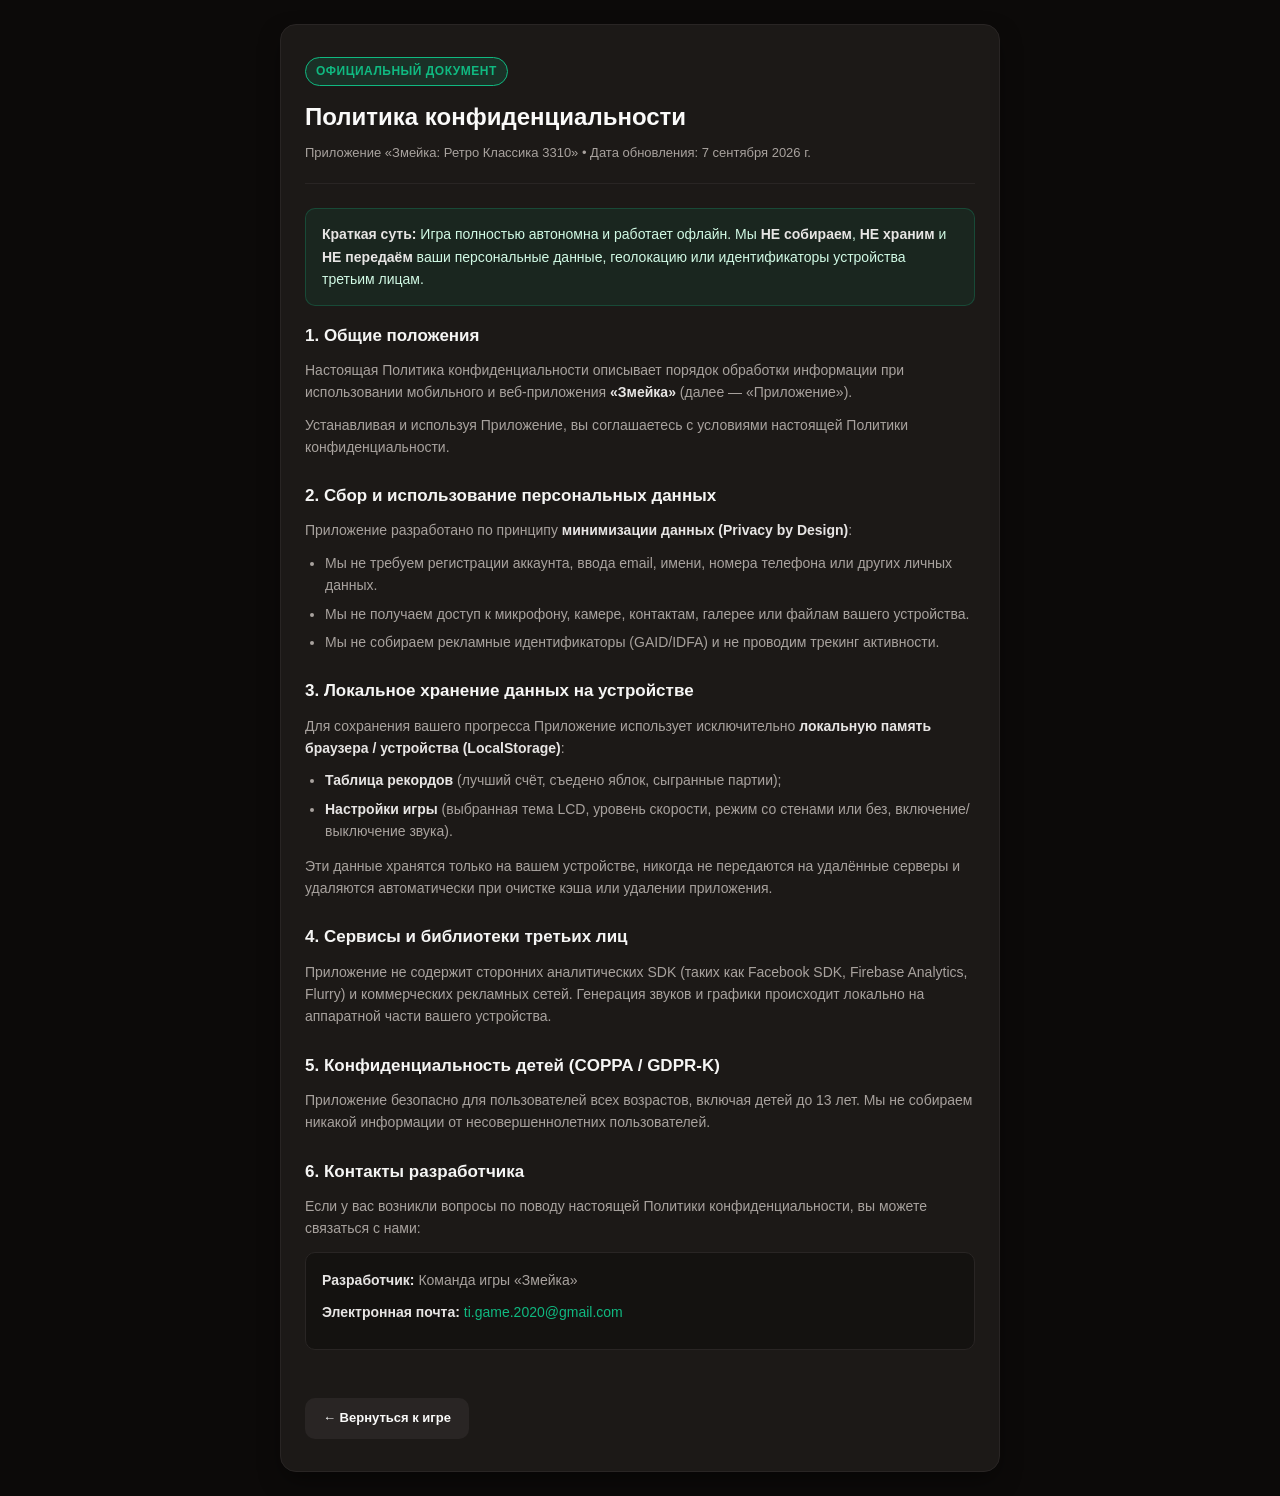
<file: public/privacy.html>
<!DOCTYPE html>
<html lang="ru">
<head>
  <meta charset="UTF-8" />
  <meta name="viewport" content="width=device-width, initial-scale=1.0" />
  <title>Политика конфиденциальности — Игра «Змейка»</title>
  <meta name="description" content="Политика конфиденциальности игры Змейка: Ретро Классика 3310" />
  <link rel="icon" type="image/png" href="./favicon.png" />
  <style>
    :root {
      --bg: #0c0a09;
      --card-bg: #1c1917;
      --border: #292524;
      --text: #e7e5e4;
      --text-muted: #a8a29e;
      --accent: #10b981;
      --accent-soft: rgba(16, 185, 129, 0.15);
    }
    * {
      box-sizing: border-box;
      margin: 0;
      padding: 0;
    }
    body {
      background-color: var(--bg);
      color: var(--text);
      font-family: -apple-system, BlinkMacSystemFont, "Segoe UI", Roboto, Helvetica, Arial, sans-serif;
      line-height: 1.6;
      padding: 24px 16px;
      min-height: 100vh;
      display: flex;
      justify-content: center;
      align-items: flex-start;
    }
    .container {
      max-width: 720px;
      width: 100%;
      background: var(--card-bg);
      border: 1px solid var(--border);
      border-radius: 16px;
      padding: 32px 24px;
      box-shadow: 0 10px 25px -5px rgba(0, 0, 0, 0.5);
    }
    header {
      border-bottom: 1px solid var(--border);
      padding-bottom: 20px;
      margin-bottom: 24px;
    }
    .badge {
      display: inline-block;
      background: var(--accent-soft);
      color: var(--accent);
      border: 1px solid var(--accent);
      padding: 4px 10px;
      border-radius: 9999px;
      font-size: 12px;
      font-weight: 600;
      letter-spacing: 0.5px;
      text-transform: uppercase;
      margin-bottom: 12px;
    }
    h1 {
      font-size: 24px;
      font-weight: 700;
      color: #fafaf9;
      margin-bottom: 6px;
    }
    .updated-date {
      font-size: 13px;
      color: var(--text-muted);
    }
    section {
      margin-bottom: 24px;
    }
    h2 {
      font-size: 17px;
      font-weight: 600;
      color: #f5f5f4;
      margin-bottom: 10px;
      display: flex;
      align-items: center;
      gap: 8px;
    }
    p, li {
      font-size: 14px;
      color: var(--text-muted);
      margin-bottom: 10px;
    }
    ul {
      padding-left: 20px;
      margin-bottom: 12px;
    }
    li {
      margin-bottom: 6px;
    }
    strong {
      color: var(--text);
    }
    .highlight-box {
      background: rgba(16, 185, 129, 0.08);
      border: 1px solid rgba(16, 185, 129, 0.25);
      border-radius: 10px;
      padding: 14px 16px;
      margin: 16px 0;
    }
    .highlight-box p {
      color: #d1fae5;
      margin-bottom: 0;
    }
    .contact-card {
      background: #141210;
      border: 1px solid var(--border);
      border-radius: 10px;
      padding: 16px;
      margin-top: 12px;
    }
    .contact-card a {
      color: var(--accent);
      text-decoration: none;
    }
    .contact-card a:hover {
      text-decoration: underline;
    }
    .btn-back {
      display: inline-flex;
      align-items: center;
      gap: 6px;
      background: #292524;
      color: #fafaf9;
      text-decoration: none;
      padding: 10px 18px;
      border-radius: 10px;
      font-size: 13px;
      font-weight: 600;
      margin-top: 24px;
      transition: background 0.15s ease;
    }
    .btn-back:hover {
      background: #44403c;
    }
  </style>
</head>
<body>
  <div class="container">
    <header>
      <span class="badge">Официальный документ</span>
      <h1>Политика конфиденциальности</h1>
      <div class="updated-date">Приложение «Змейка: Ретро Классика 3310» • Дата обновления: 7 сентября 2026 г.</div>
    </header>

    <div class="highlight-box">
      <p><strong>Краткая суть:</strong> Игра полностью автономна и работает офлайн. Мы <strong>НЕ собираем</strong>, <strong>НЕ храним</strong> и <strong>НЕ передаём</strong> ваши персональные данные, геолокацию или идентификаторы устройства третьим лицам.</p>
    </div>

    <section>
      <h2>1. Общие положения</h2>
      <p>Настоящая Политика конфиденциальности описывает порядок обработки информации при использовании мобильного и веб-приложения <strong>«Змейка»</strong> (далее — «Приложение»).</p>
      <p>Устанавливая и используя Приложение, вы соглашаетесь с условиями настоящей Политики конфиденциальности.</p>
    </section>

    <section>
      <h2>2. Сбор и использование персональных данных</h2>
      <p>Приложение разработано по принципу <strong>минимизации данных (Privacy by Design)</strong>:</p>
      <ul>
        <li>Мы не требуем регистрации аккаунта, ввода email, имени, номера телефона или других личных данных.</li>
        <li>Мы не получаем доступ к микрофону, камере, контактам, галерее или файлам вашего устройства.</li>
        <li>Мы не собираем рекламные идентификаторы (GAID/IDFA) и не проводим трекинг активности.</li>
      </ul>
    </section>

    <section>
      <h2>3. Локальное хранение данных на устройстве</h2>
      <p>Для сохранения вашего прогресса Приложение использует исключительно <strong>локальную память браузера / устройства (LocalStorage)</strong>:</p>
      <ul>
        <li><strong>Таблица рекордов</strong> (лучший счёт, съедено яблок, сыгранные партии);</li>
        <li><strong>Настройки игры</strong> (выбранная тема LCD, уровень скорости, режим со стенами или без, включение/выключение звука).</li>
      </ul>
      <p>Эти данные хранятся только на вашем устройстве, никогда не передаются на удалённые серверы и удаляются автоматически при очистке кэша или удалении приложения.</p>
    </section>

    <section>
      <h2>4. Сервисы и библиотеки третьих лиц</h2>
      <p>Приложение не содержит сторонних аналитических SDK (таких как Facebook SDK, Firebase Analytics, Flurry) и коммерческих рекламных сетей. Генерация звуков и графики происходит локально на аппаратной части вашего устройства.</p>
    </section>

    <section>
      <h2>5. Конфиденциальность детей (COPPA / GDPR-K)</h2>
      <p>Приложение безопасно для пользователей всех возрастов, включая детей до 13 лет. Мы не собираем никакой информации от несовершеннолетних пользователей.</p>
    </section>

    <section>
      <h2>6. Контакты разработчика</h2>
      <p>Если у вас возникли вопросы по поводу настоящей Политики конфиденциальности, вы можете связаться с нами:</p>
      <div class="contact-card">
        <p><strong>Разработчик:</strong> Команда игры «Змейка»</p>
        <p><strong>Электронная почта:</strong> <a href="mailto:ti.game.2020@gmail.com">ti.game.2020@gmail.com</a></p>
      </div>
    </section>

    <a href="./" class="btn-back">← Вернуться к игре</a>
  </div>
</body>
</html>
</file>
